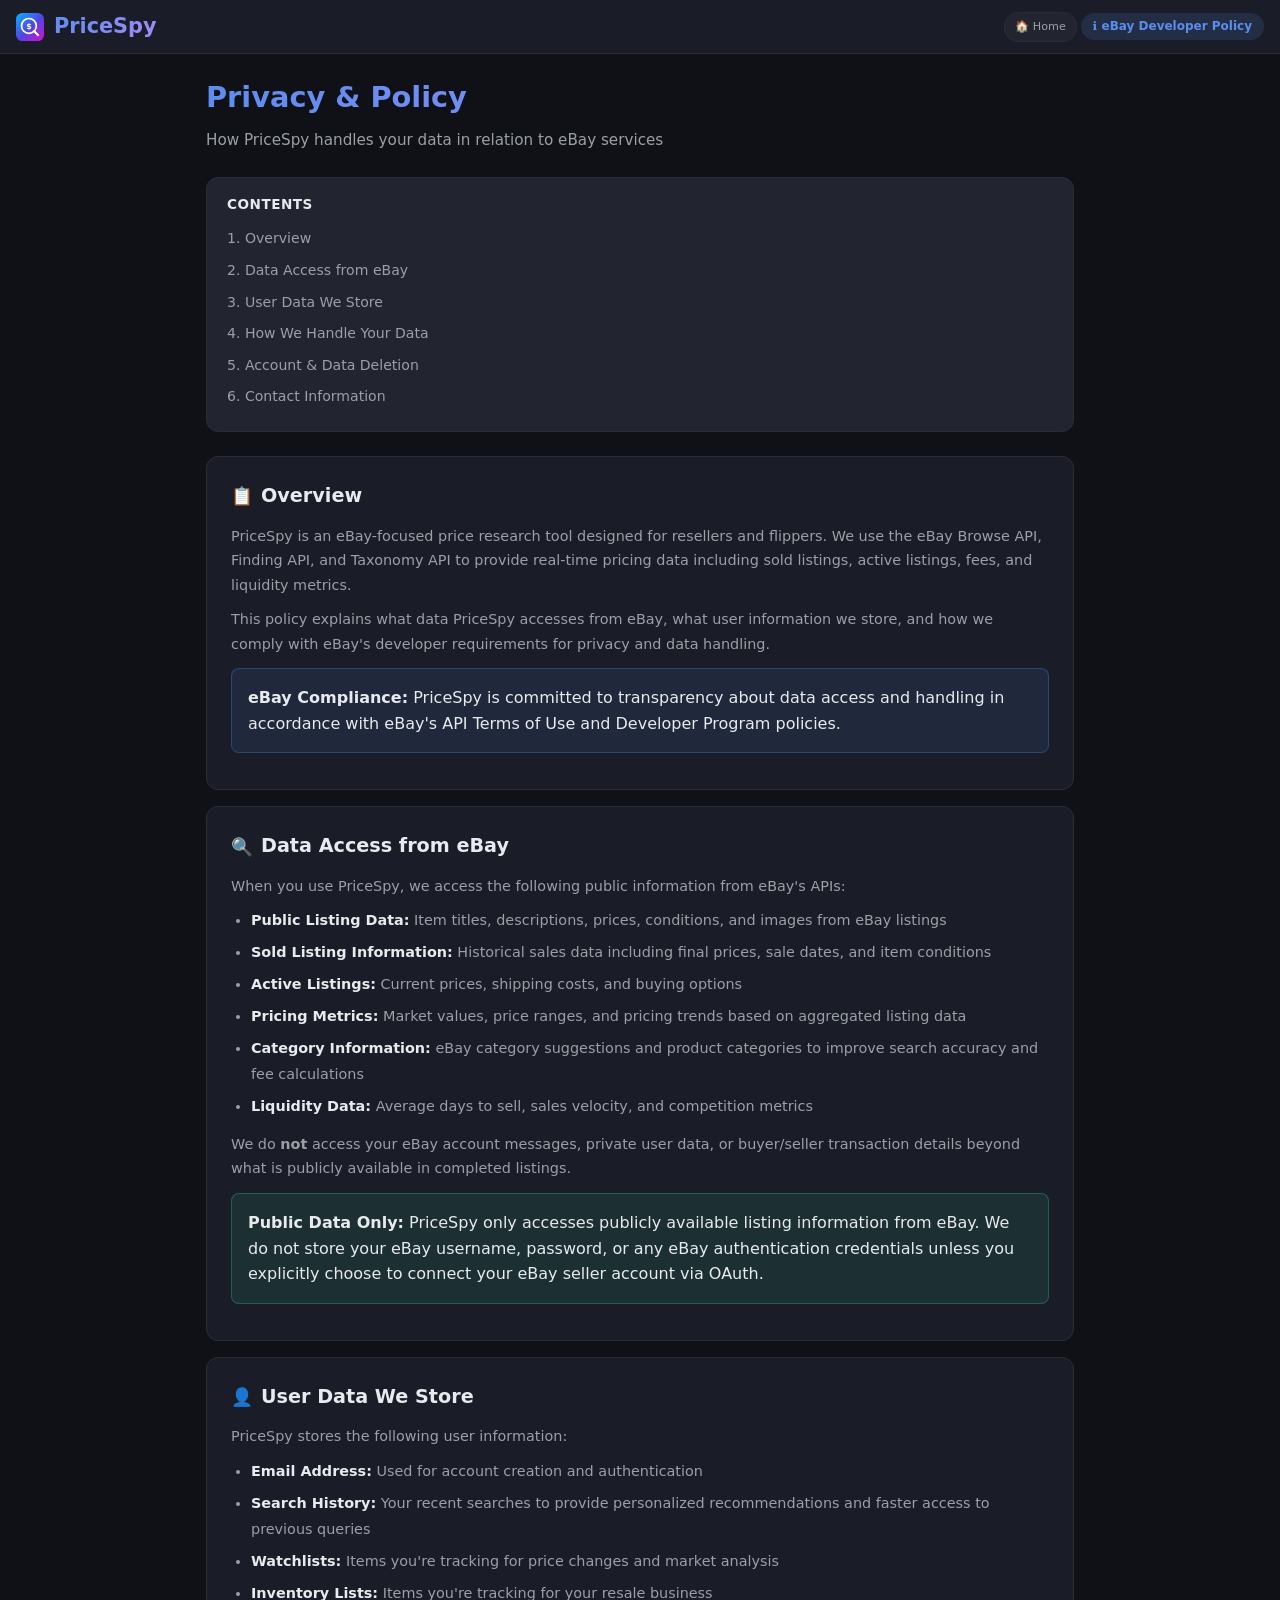
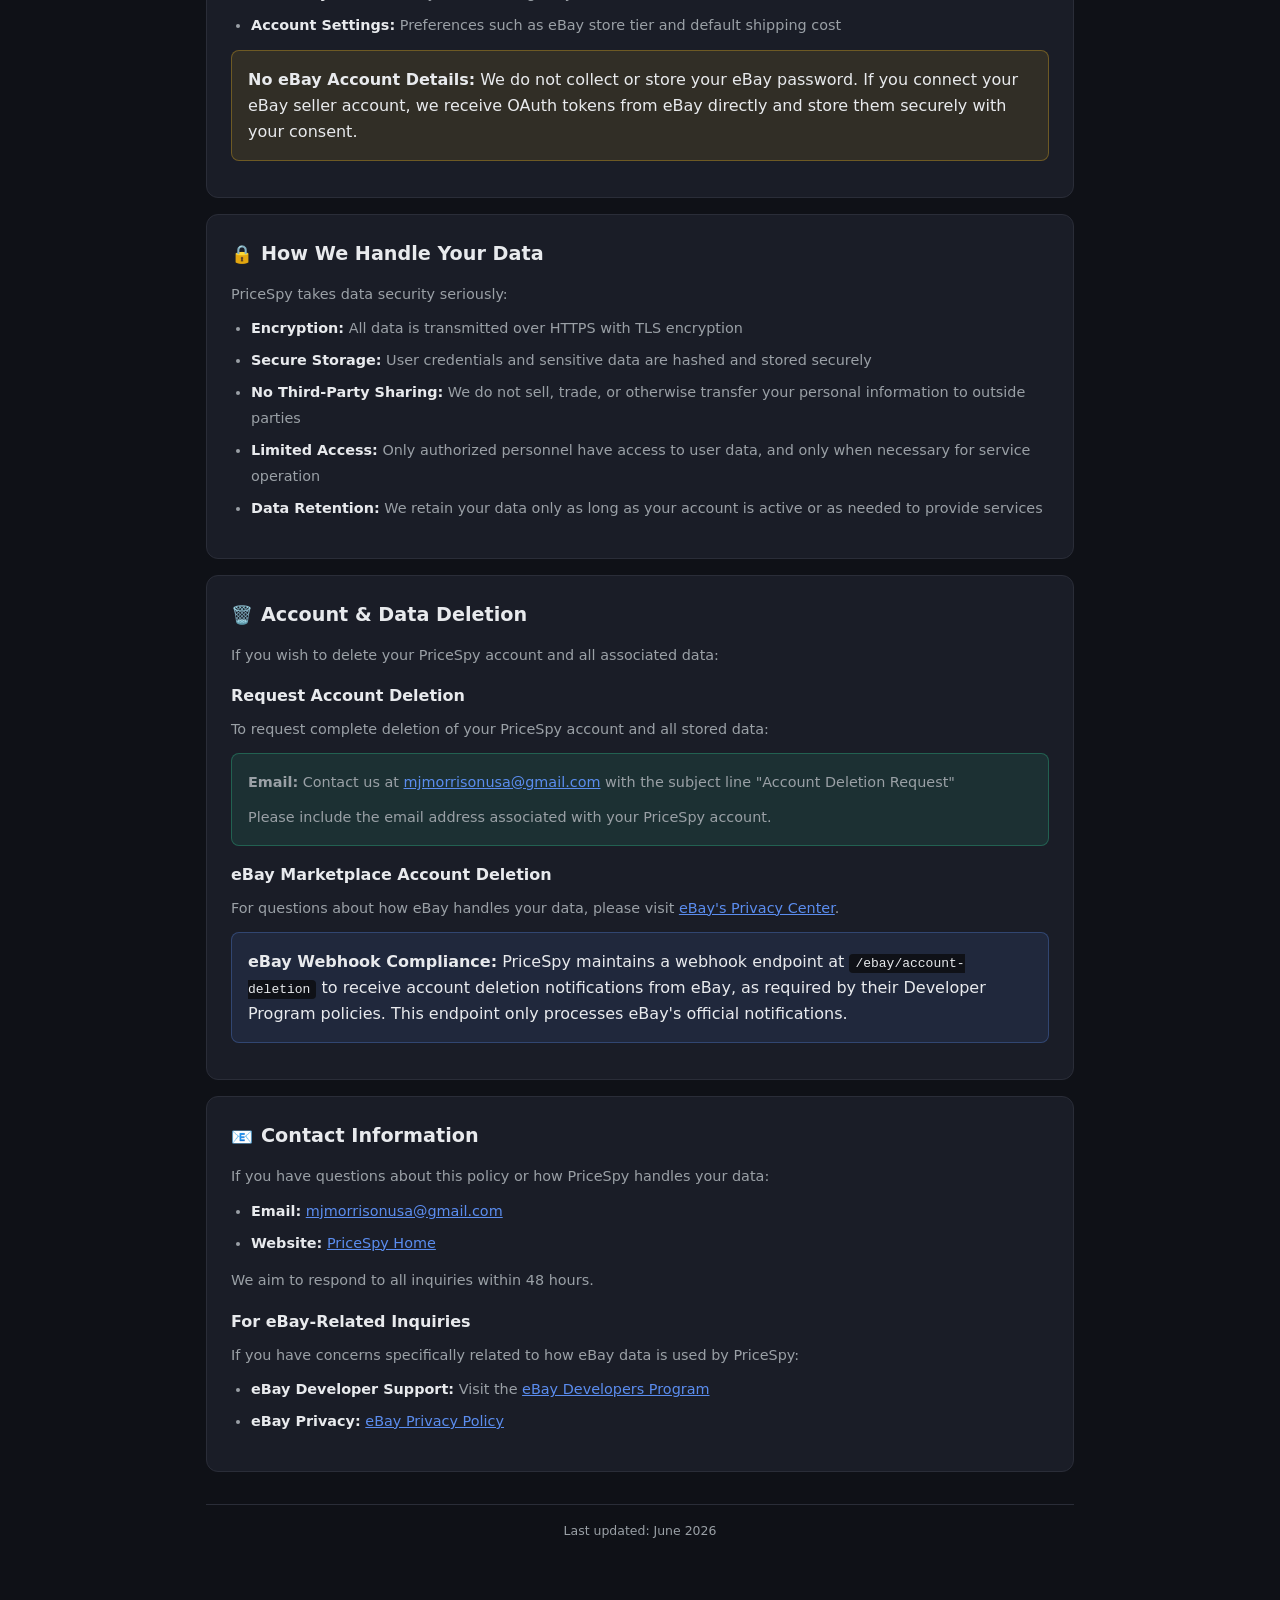
<file: templates/policy.html>
<!DOCTYPE html>
<html lang="en" data-theme="dark">
<head>
<meta charset="UTF-8"><meta name="viewport" content="width=device-width, initial-scale=1.0">
<title>Privacy Policy - PriceSpy</title>
<link rel="icon" type="image/svg+xml" href="/static/logo.svg?v=2">
<style>
:root,[data-theme=dark]{--bg:#0f1117;--s:#1a1d27;--s2:#22252f;--b:#2a2d38;--t:#e8eaed;--t2:#9aa0a6;--a:#5b8def;--g:#34d399;--r:#f87171;--am:#fbbf24;--p:#a78bfa;--rad:12px;--rs:8px}
[data-theme=light]{--bg:#f5f5f7;--s:#fff;--s2:#f0f0f3;--b:#dcdce0;--t:#1c1c1e;--t2:#6c6c74;--a:#2563eb;--g:#059669;--r:#dc2626;--am:#d97706;--p:#7c3aed}
*{margin:0;padding:0;box-sizing:border-box}
body{font-family:system-ui,-apple-system,sans-serif;background:var(--bg);color:var(--t);min-height:100vh;line-height:1.6}
header{background:var(--s);border-bottom:1px solid var(--b);padding:10px 16px;display:flex;align-items:center;gap:10px;position:sticky;top:0;z-index:100;flex-wrap:wrap}
.logo{font-size:1.3rem;font-weight:800;background:linear-gradient(135deg,var(--a),var(--p));-webkit-background-clip:text;-webkit-text-fill-color:transparent;background-clip:text}
.hr{margin-left:auto;display:flex;align-items:center;gap:4px;flex-wrap:wrap}
.pil{padding:5px 10px;background:var(--s2);border:1px solid var(--b);border-radius:14px;color:var(--t2);font-size:.7rem;cursor:pointer;transition:all .15s;white-space:nowrap;font-family:inherit;text-decoration:none}
.pil:hover{color:var(--t);border-color:var(--t2)}.pil.ac{background:var(--a);color:#fff;border-color:var(--a)}
main{max-width:900px;margin:0 auto;padding:20px 16px 80px}
h1{font-size:1.8rem;font-weight:800;margin-bottom:8px;background:linear-gradient(135deg,var(--a),var(--p));-webkit-background-clip:text;-webkit-text-fill-color:transparent;background-clip:text}
.subtitle{color:var(--t2);font-size:.95rem;margin-bottom:24px}
.cd{background:var(--s);border:1px solid var(--b);border-radius:var(--rad);padding:24px;margin-bottom:16px}
.cd h2{font-size:1.2rem;font-weight:700;margin-bottom:12px;color:var(--t);display:flex;align-items:center;gap:8px}
.cd h2 .icon{font-size:1.1rem}
.cd p{color:var(--t2);font-size:.9rem;margin-bottom:10px;line-height:1.7}
.cd p:last-child{margin-bottom:0}
.cd ul{margin:8px 0 12px 20px;color:var(--t2);font-size:.9rem;line-height:1.8}
.cd ul li{margin-bottom:6px}
.cd ul li strong{color:var(--t)}
.highlight{background:rgba(91,141,239,.1);border:1px solid rgba(91,141,239,.3);border-radius:var(--rs);padding:16px;margin:12px 0}
.highlight-box{background:rgba(52,211,153,.1);border:1px solid rgba(52,211,153,.3);border-radius:var(--rs);padding:16px;margin:12px 0}
.warning-box{background:rgba(251,191,36,.1);border:1px solid rgba(251,191,36,.3);border-radius:var(--rs);padding:16px;margin:12px 0}
.bt{padding:12px 20px;border-radius:var(--rs);font-size:.88rem;font-weight:600;cursor:pointer;border:none;font-family:inherit;transition:all .15s;text-decoration:none;display:inline-block}
.bt-p{background:var(--a);color:#fff}.bt-p:hover{opacity:.9}
.bt-g{background:0 0;color:var(--t2);border:1px solid var(--b)}.bt-g:hover{background:var(--s2);color:var(--t)}
.toc{background:var(--s2);border:1px solid var(--b);border-radius:var(--rad);padding:16px 20px;margin-bottom:24px}
.toc h3{font-size:.85rem;font-weight:600;color:var(--t);margin-bottom:10px;text-transform:uppercase;letter-spacing:.5px}
.toc ul{list-style:none;margin:0;padding:0}
.toc ul li{margin-bottom:6px}
.toc ul li a{color:var(--t2);text-decoration:none;font-size:.88rem;transition:color .15s}
.toc ul li a:hover{color:var(--a)}
.last-updated{color:var(--t2);font-size:.78rem;text-align:center;margin-top:32px;padding-top:16px;border-top:1px solid var(--b)}
.ebay-badge{display:inline-flex;align-items:center;gap:6px;background:rgba(91,141,239,.15);color:var(--a);padding:4px 12px;border-radius:14px;font-size:.75rem;font-weight:600}
@media(max-width:768px){main{padding:12px 8px 60px}h1{font-size:1.4rem}.cd{padding:16px}}
</style>
</head>
<body>

<header>
<img src="/static/logo.svg?v=2" alt="PriceSpy" style="height:28px;width:28px;flex-shrink:0"><span class="logo">PriceSpy</span>
<div class="hr">
<a href="/" class="pil">🏠 Home</a>
<span class="ebay-badge">ℹ️ eBay Developer Policy</span>
</div>
</header>

<main>
<h1>Privacy &amp; Policy</h1>
<p class="subtitle">How PriceSpy handles your data in relation to eBay services</p>

<div class="toc">
<h3>Contents</h3>
<ul>
<li><a href="#overview">1. Overview</a></li>
<li><a href="#data-access">2. Data Access from eBay</a></li>
<li><a href="#user-data">3. User Data We Store</a></li>
<li><a href="#data-handling">4. How We Handle Your Data</a></li>
<li><a href="#account-deletion">5. Account &amp; Data Deletion</a></li>
<li><a href="#contact">6. Contact Information</a></li>
</ul>
</div>

<div class="cd" id="overview">
<h2><span class="icon">📋</span> Overview</h2>
<p>PriceSpy is an eBay-focused price research tool designed for resellers and flippers. We use the eBay Browse API, Finding API, and Taxonomy API to provide real-time pricing data including sold listings, active listings, fees, and liquidity metrics.</p>
<p>This policy explains what data PriceSpy accesses from eBay, what user information we store, and how we comply with eBay's developer requirements for privacy and data handling.</p>
<div class="highlight">
<strong>eBay Compliance:</strong> PriceSpy is committed to transparency about data access and handling in accordance with eBay's API Terms of Use and Developer Program policies.
</div>
</div>

<div class="cd" id="data-access">
<h2><span class="icon">🔍</span> Data Access from eBay</h2>
<p>When you use PriceSpy, we access the following public information from eBay's APIs:</p>
<ul>
<li><strong>Public Listing Data:</strong> Item titles, descriptions, prices, conditions, and images from eBay listings</li>
<li><strong>Sold Listing Information:</strong> Historical sales data including final prices, sale dates, and item conditions</li>
<li><strong>Active Listings:</strong> Current prices, shipping costs, and buying options</li>
<li><strong>Pricing Metrics:</strong> Market values, price ranges, and pricing trends based on aggregated listing data</li>
<li><strong>Category Information:</strong> eBay category suggestions and product categories to improve search accuracy and fee calculations</li>
<li><strong>Liquidity Data:</strong> Average days to sell, sales velocity, and competition metrics</li>
</ul>
<p>We do <strong>not</strong> access your eBay account messages, private user data, or buyer/seller transaction details beyond what is publicly available in completed listings.</p>
<div class="highlight-box">
<strong>Public Data Only:</strong> PriceSpy only accesses publicly available listing information from eBay. We do not store your eBay username, password, or any eBay authentication credentials unless you explicitly choose to connect your eBay seller account via OAuth.
</div>
</div>

<div class="cd" id="user-data">
<h2><span class="icon">👤</span> User Data We Store</h2>
<p>PriceSpy stores the following user information:</p>
<ul>
<li><strong>Email Address:</strong> Used for account creation and authentication</li>
<li><strong>Search History:</strong> Your recent searches to provide personalized recommendations and faster access to previous queries</li>
<li><strong>Watchlists:</strong> Items you're tracking for price changes and market analysis</li>
<li><strong>Inventory Lists:</strong> Items you're tracking for your resale business</li>
<li><strong>Account Settings:</strong> Preferences such as eBay store tier and default shipping cost</li>
</ul>
<div class="warning-box">
<strong>No eBay Account Details:</strong> We do not collect or store your eBay password. If you connect your eBay seller account, we receive OAuth tokens from eBay directly and store them securely with your consent.
</div>
</div>

<div class="cd" id="data-handling">
<h2><span class="icon">🔒</span> How We Handle Your Data</h2>
<p>PriceSpy takes data security seriously:</p>
<ul>
<li><strong>Encryption:</strong> All data is transmitted over HTTPS with TLS encryption</li>
<li><strong>Secure Storage:</strong> User credentials and sensitive data are hashed and stored securely</li>
<li><strong>No Third-Party Sharing:</strong> We do not sell, trade, or otherwise transfer your personal information to outside parties</li>
<li><strong>Limited Access:</strong> Only authorized personnel have access to user data, and only when necessary for service operation</li>
<li><strong>Data Retention:</strong> We retain your data only as long as your account is active or as needed to provide services</li>
</ul>
</div>

<div class="cd" id="account-deletion">
<h2><span class="icon">🗑️</span> Account &amp; Data Deletion</h2>
<p>If you wish to delete your PriceSpy account and all associated data:</p>

<h3 style="font-size:1rem;margin:16px 0 8px">Request Account Deletion</h3>
<p>To request complete deletion of your PriceSpy account and all stored data:</p>
<div class="highlight-box">
<p><strong>Email:</strong> Contact us at <a href="mailto:mjmorrisonusa@gmail.com" style="color:var(--a)">mjmorrisonusa@gmail.com</a> with the subject line "Account Deletion Request"</p>
<p style="margin-top:8px">Please include the email address associated with your PriceSpy account.</p>
</div>

<h3 style="font-size:1rem;margin:16px 0 8px">eBay Marketplace Account Deletion</h3>
<p>For questions about how eBay handles your data, please visit <a href="https://www.ebay.com" target="_blank" rel="noopener" style="color:var(--a)">eBay's Privacy Center</a>.</p>

<div class="highlight">
<strong>eBay Webhook Compliance:</strong> PriceSpy maintains a webhook endpoint at <code style="background:var(--bg);padding:2px 6px;border-radius:4px">/ebay/account-deletion</code> to receive account deletion notifications from eBay, as required by their Developer Program policies. This endpoint only processes eBay's official notifications.
</div>
</div>

<div class="cd" id="contact">
<h2><span class="icon">📧</span> Contact Information</h2>
<p>If you have questions about this policy or how PriceSpy handles your data:</p>
<ul>
<li><strong>Email:</strong> <a href="mailto:mjmorrisonusa@gmail.com" style="color:var(--a)">mjmorrisonusa@gmail.com</a></li>
<li><strong>Website:</strong> <a href="/" style="color:var(--a)">PriceSpy Home</a></li>
</ul>
<p>We aim to respond to all inquiries within 48 hours.</p>

<h3 style="font-size:1rem;margin:16px 0 8px">For eBay-Related Inquiries</h3>
<p>If you have concerns specifically related to how eBay data is used by PriceSpy:</p>
<ul>
<li><strong>eBay Developer Support:</strong> Visit the <a href="https://developer.ebay.com" target="_blank" rel="noopener" style="color:var(--a)">eBay Developers Program</a></li>
<li><strong>eBay Privacy:</strong> <a href="https://www.ebay.com/help/policies/privacy-policy" target="_blank" rel="noopener" style="color:var(--a)">eBay Privacy Policy</a></li>
</ul>
</div>

<p class="last-updated">Last updated: June 2026</p>
</main>

</body>
</html>
</file>
